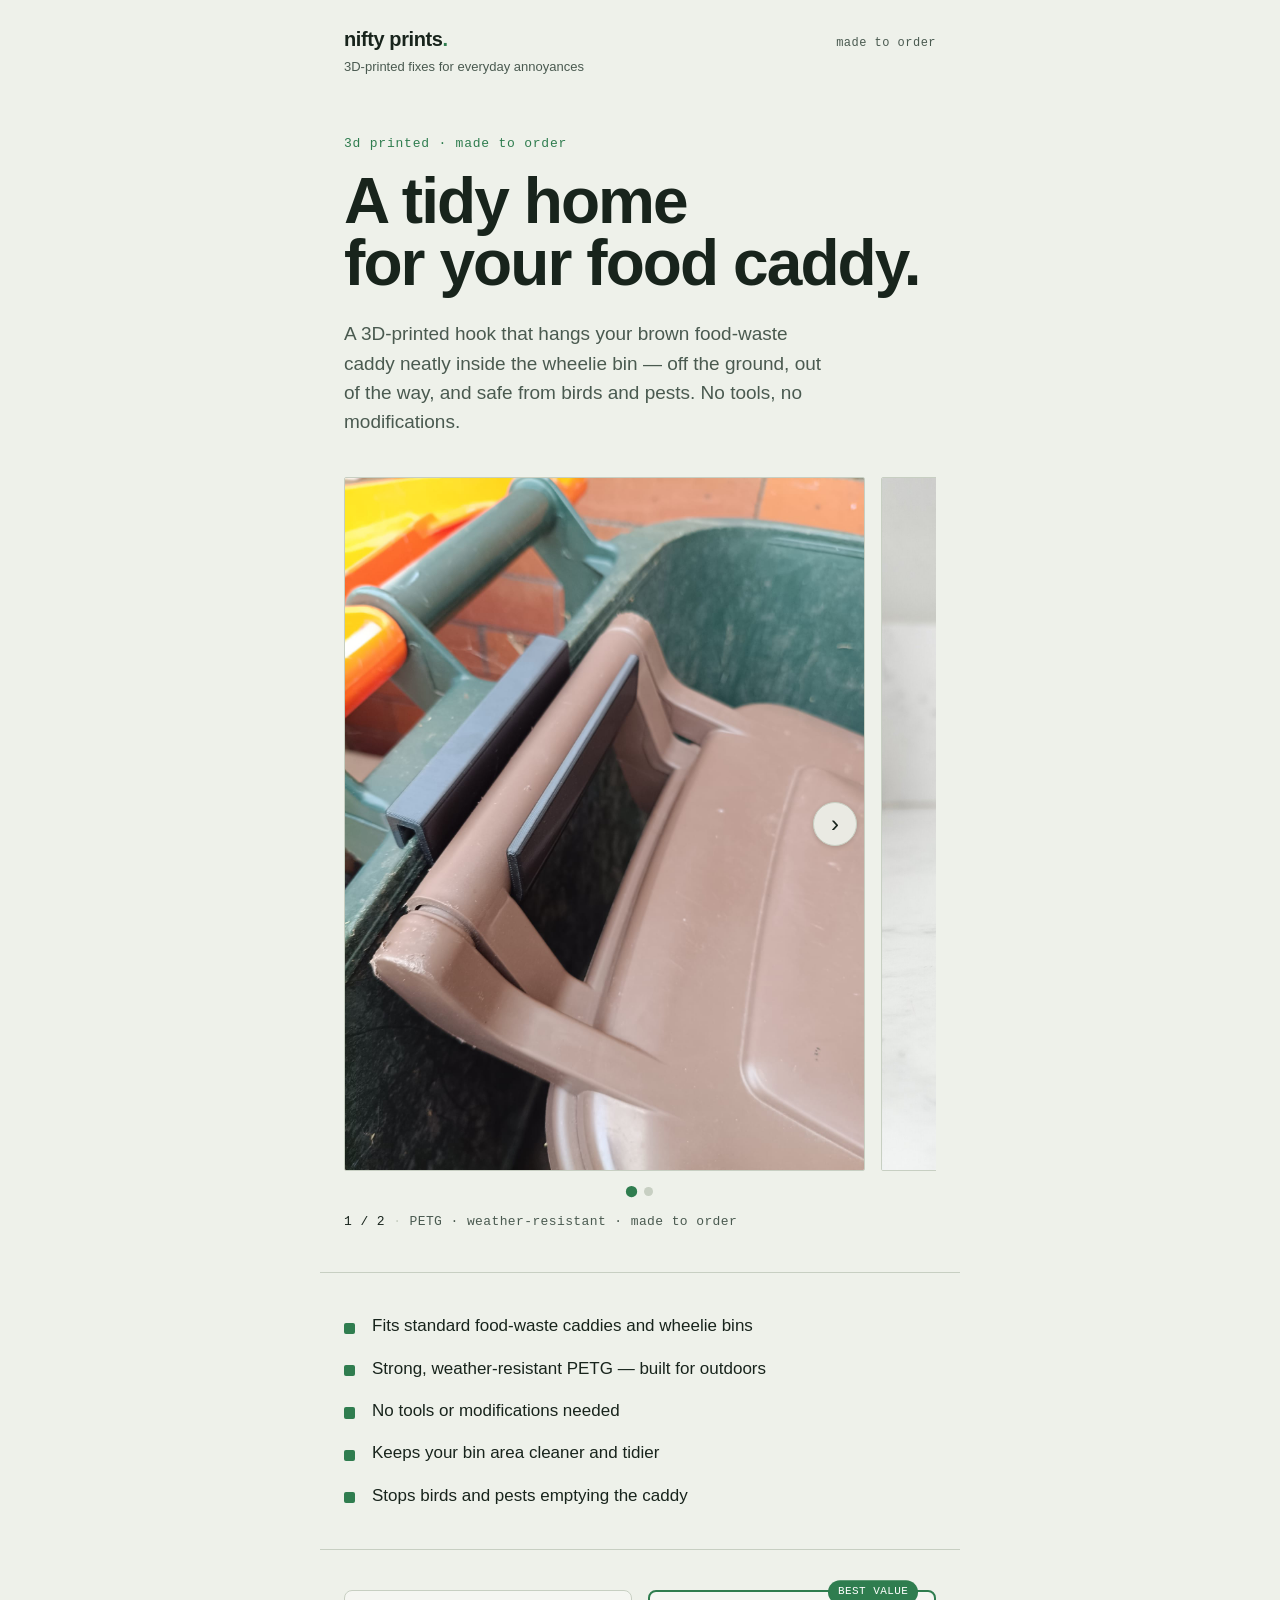
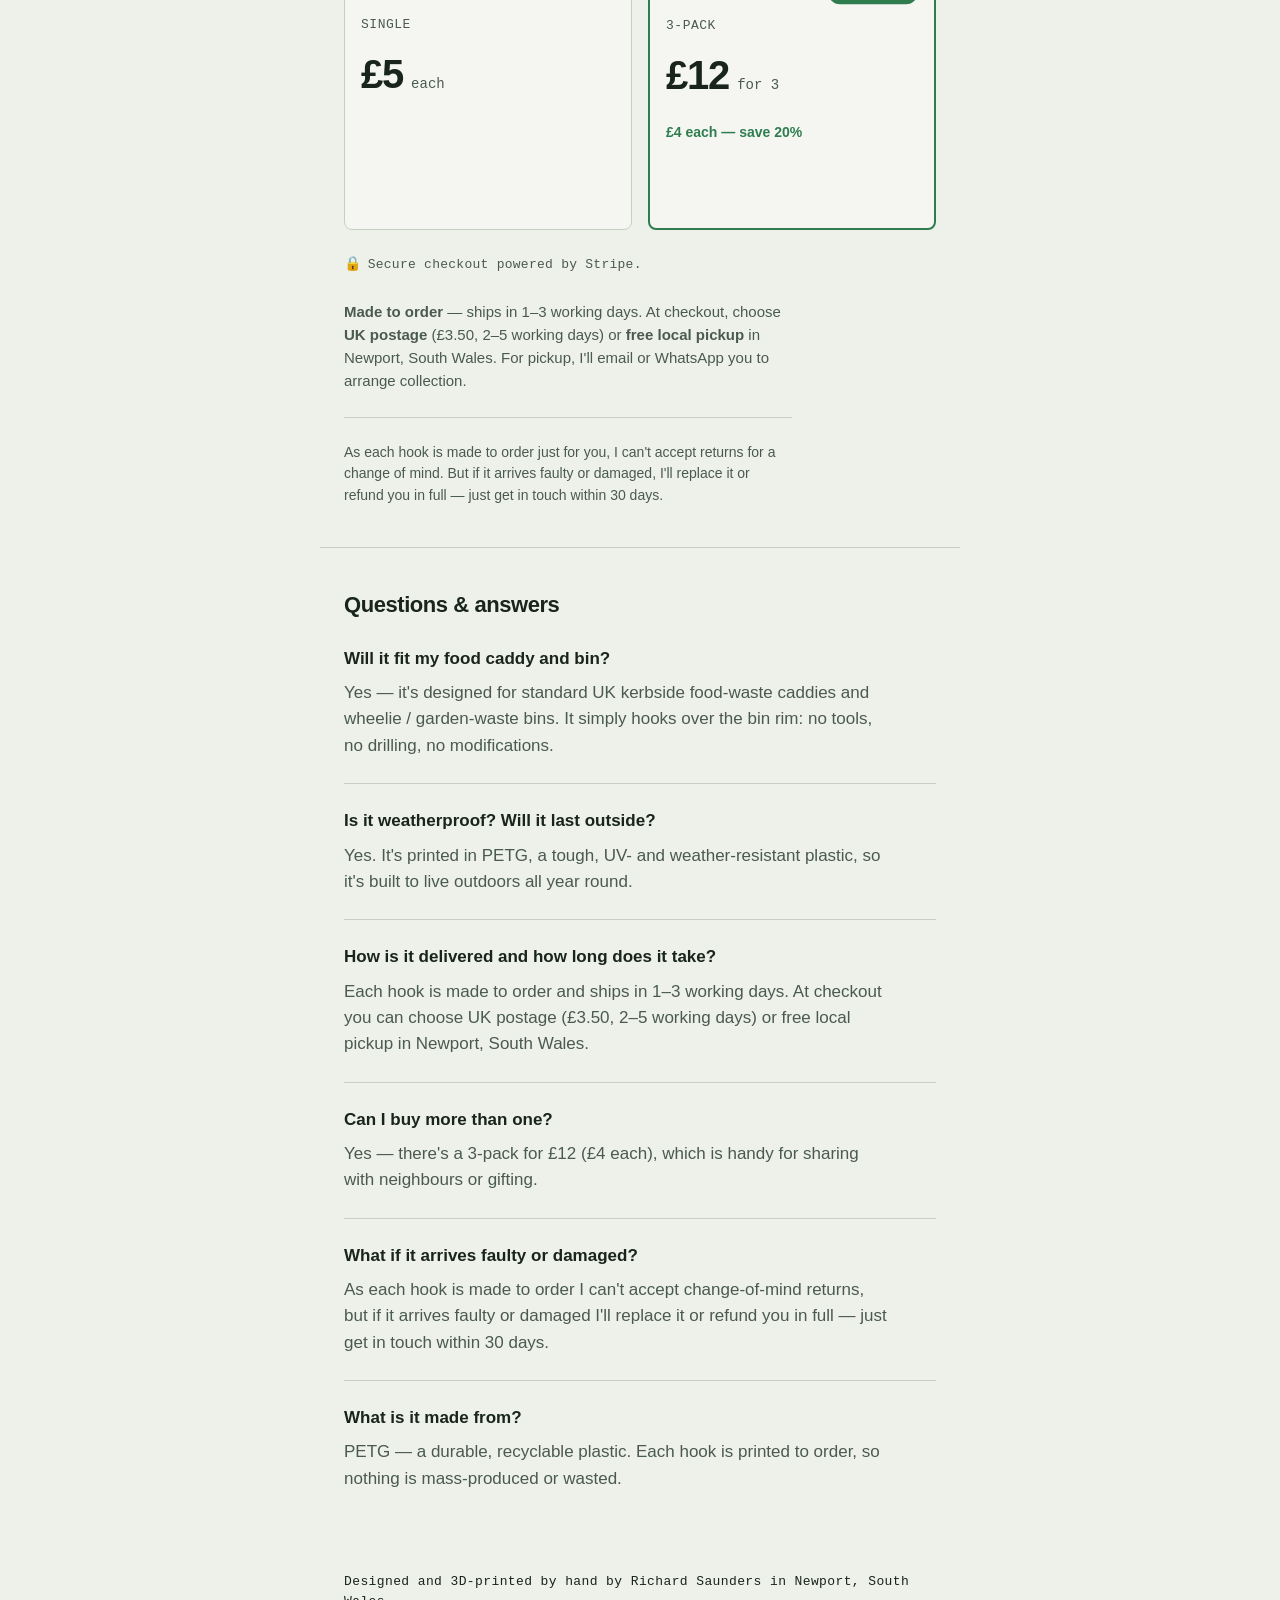
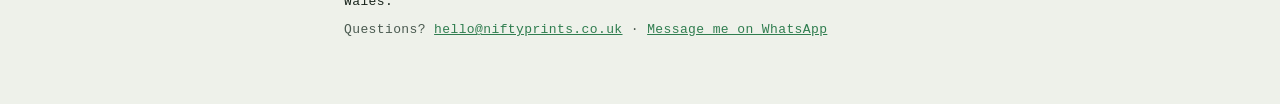
<file: index.html>
<!doctype html>
<html lang="en-GB">
  <head>
    <meta charset="utf-8" />
    <meta name="viewport" content="width=device-width, initial-scale=1" />
    <title>
      The Caddy Hook — hang your food-waste caddy in the wheelie bin | Nifty
      Prints
    </title>
    <meta
      name="description"
      content="A 3D-printed hook that hangs your brown food-waste caddy inside the wheelie bin — off the ground and safe from birds and pests. Weather-resistant PETG, no tools needed. UK postage or free pickup in Newport, South Wales."
    />
    <link rel="canonical" href="https://niftyprints.co.uk/" />

    <!-- Favicons -->
    <link rel="icon" href="/favicon.ico" sizes="any" />
    <link rel="icon" href="/favicon.svg" type="image/svg+xml" />
    <link rel="apple-touch-icon" href="/apple-touch-icon.png" />
    <meta name="theme-color" content="#2F7D4F" />

    <!-- Open Graph (link previews on Facebook, WhatsApp, etc.) -->
    <meta property="og:type" content="website" />
    <meta property="og:site_name" content="Nifty Prints" />
    <meta property="og:locale" content="en_GB" />
    <meta property="og:url" content="https://niftyprints.co.uk/" />
    <meta
      property="og:title"
      content="The Caddy Hook — hang your food-waste caddy in the wheelie bin"
    />
    <meta
      property="og:description"
      content="A 3D-printed hook that hangs your food-waste caddy inside the wheelie bin — off the ground and safe from birds and pests. Weather-resistant PETG. UK postage or free pickup in Newport, South Wales."
    />
    <meta
      property="og:image"
      content="https://niftyprints.co.uk/images/share-card.jpg"
    />
    <meta property="og:image:width" content="1200" />
    <meta property="og:image:height" content="630" />
    <meta
      property="og:image:alt"
      content="The Caddy Hook by Nifty Prints — a tidy home for your food caddy. UK postage or free Newport pickup."
    />

    <!-- Twitter Card -->
    <meta name="twitter:card" content="summary_large_image" />
    <meta
      name="twitter:title"
      content="The Caddy Hook — hang your food-waste caddy in the wheelie bin"
    />
    <meta
      name="twitter:description"
      content="A 3D-printed hook that hangs your food-waste caddy inside the wheelie bin — off the ground and safe from birds and pests. UK postage or free Newport pickup."
    />
    <meta
      name="twitter:image"
      content="https://niftyprints.co.uk/images/share-card.jpg"
    />

    <link rel="stylesheet" href="styles.css" />

    <!-- Structured data for search engines (Product + Offer). -->
    <script type="application/ld+json">
      {
        "@context": "https://schema.org",
        "@type": "Product",
        "name": "The Caddy Hook",
        "description": "A 3D-printed hook that hangs your brown food-waste caddy inside the garden-waste wheelie bin — off the ground, out of the way, and safe from birds and pests. Weather-resistant PETG, no tools or modifications needed.",
        "image": "https://niftyprints.co.uk/images/caddy-hook.jpg",
        "brand": { "@type": "Brand", "name": "Nifty Prints" },
        "material": "PETG",
        "offers": {
          "@type": "Offer",
          "price": "5.00",
          "priceCurrency": "GBP",
          "priceValidUntil": "2027-06-22",
          "availability": "https://schema.org/InStock",
          "itemCondition": "https://schema.org/NewCondition",
          "url": "https://niftyprints.co.uk/",
          "availableDeliveryMethod": [
            "https://schema.org/ParcelService",
            "https://schema.org/OnSitePickup"
          ],
          "areaServed": { "@type": "Country", "name": "United Kingdom" },
          "shippingDetails": {
            "@type": "OfferShippingDetails",
            "shippingRate": {
              "@type": "MonetaryAmount",
              "value": "3.50",
              "currency": "GBP"
            },
            "shippingDestination": {
              "@type": "DefinedRegion",
              "addressCountry": "GB"
            },
            "deliveryTime": {
              "@type": "ShippingDeliveryTime",
              "handlingTime": {
                "@type": "QuantitativeValue",
                "minValue": 1,
                "maxValue": 3,
                "unitCode": "DAY"
              },
              "transitTime": {
                "@type": "QuantitativeValue",
                "minValue": 2,
                "maxValue": 5,
                "unitCode": "DAY"
              }
            }
          },
          "hasMerchantReturnPolicy": {
            "@type": "MerchantReturnPolicy",
            "applicableCountry": "GB",
            "returnPolicyCategory": "https://schema.org/MerchantReturnNotPermitted"
          }
        }
      }
    </script>

    <!-- Organization entity: brand, maker, location, contact. -->
    <script type="application/ld+json">
      {
        "@context": "https://schema.org",
        "@type": "Organization",
        "name": "Nifty Prints",
        "url": "https://niftyprints.co.uk/",
        "email": "hello@niftyprints.co.uk",
        "founder": { "@type": "Person", "name": "Richard Saunders" },
        "areaServed": { "@type": "Country", "name": "United Kingdom" },
        "address": {
          "@type": "PostalAddress",
          "addressLocality": "Newport",
          "addressRegion": "South Wales",
          "addressCountry": "GB"
        }
      }
    </script>

    <!-- FAQ structured data (mirrors the visible FAQ in the page body). -->
    <script type="application/ld+json">
      {
        "@context": "https://schema.org",
        "@type": "FAQPage",
        "mainEntity": [
          {
            "@type": "Question",
            "name": "Will it fit my food caddy and bin?",
            "acceptedAnswer": {
              "@type": "Answer",
              "text": "Yes — it's designed for standard UK kerbside food-waste caddies and wheelie / garden-waste bins. It simply hooks over the bin rim: no tools, no drilling, no modifications."
            }
          },
          {
            "@type": "Question",
            "name": "Is it weatherproof? Will it last outside?",
            "acceptedAnswer": {
              "@type": "Answer",
              "text": "Yes. It's printed in PETG, a tough, UV- and weather-resistant plastic, so it's built to live outdoors all year round."
            }
          },
          {
            "@type": "Question",
            "name": "How is it delivered and how long does it take?",
            "acceptedAnswer": {
              "@type": "Answer",
              "text": "Each hook is made to order and ships in 1–3 working days. At checkout you can choose UK postage (£3.50, 2–5 working days) or free local pickup in Newport, South Wales."
            }
          },
          {
            "@type": "Question",
            "name": "Can I buy more than one?",
            "acceptedAnswer": {
              "@type": "Answer",
              "text": "Yes — there's a 3-pack for £12 (£4 each), which is handy for sharing with neighbours or gifting."
            }
          },
          {
            "@type": "Question",
            "name": "What if it arrives faulty or damaged?",
            "acceptedAnswer": {
              "@type": "Answer",
              "text": "As each hook is made to order I can't accept change-of-mind returns, but if it arrives faulty or damaged I'll replace it or refund you in full — just get in touch within 30 days."
            }
          },
          {
            "@type": "Question",
            "name": "What is it made from?",
            "acceptedAnswer": {
              "@type": "Answer",
              "text": "PETG — a durable, recyclable plastic. Each hook is printed to order, so nothing is mass-produced or wasted."
            }
          }
        ]
      }
    </script>

    <!-- Review / rating structured data — TEMPLATE, intentionally disabled.
         Enable ONLY when you have genuine customer ratings. Move these into the
         Product schema's "offers" sibling (i.e. inside the first ld+json block,
         alongside "offers"), set real values, then add one "review" entry per
         customer. ratingValue must reflect ratings customers actually gave.

    "aggregateRating": {
      "@type": "AggregateRating",
      "ratingValue": "5",
      "reviewCount": "1"
    },
    "review": [
      {
        "@type": "Review",
        "author": { "@type": "Person", "name": "First name" },
        "reviewRating": { "@type": "Rating", "ratingValue": "5", "bestRating": "5" },
        "reviewBody": "Their actual words here."
      }
    ]
    -->

    <!-- Stripe Buy Button script: required for the <stripe-buy-button> element below. -->
    <script async src="https://js.stripe.com/v3/buy-button.js"></script>
  </head>
  <body>
    <header class="site-head">
      <div class="brand">
        <a class="wordmark" href="/"
          >nifty prints<span class="wordmark__dot">.</span></a
        >
        <p class="brand__tagline">3D-printed fixes for everyday annoyances</p>
      </div>
      <p class="tag">made to order</p>
    </header>

    <main>
      <!-- ===== Product card: duplicate this <article> to add more products later ===== -->
      <article class="product">
        <section class="hero">
          <p class="eyebrow">3D printed · made to order</p>
          <h1 class="hero__title">A tidy home<br />for your food caddy.</h1>
          <p class="hero__lede">
            A 3D-printed hook that hangs your brown food-waste caddy neatly
            inside the wheelie bin — off the ground, out of the way, and safe
            from birds and pests. No tools, no modifications.
          </p>

          <figure class="gallery" aria-label="Product photos">
            <div class="gallery__frame">
              <ul class="gallery__track">
                <li class="gallery__slide" id="photo-1">
                  <img
                    class="photo"
                    src="images/caddy-hook-in-use.jpg"
                    alt="The hook holding a brown food-waste caddy hung inside a green wheelie bin"
                    width="1500"
                    height="2000"
                    fetchpriority="high"
                    decoding="async"
                  />
                </li>
                <li class="gallery__slide" id="photo-2">
                  <img
                    class="photo"
                    src="images/caddy-hook.jpg"
                    alt="The Caddy Hook — a curved PETG channel with a square tab that grips the bin rim"
                    width="1500"
                    height="2000"
                    loading="lazy"
                    decoding="async"
                  />
                </li>
              </ul>
              <button
                type="button"
                class="gallery__nav gallery__nav--prev"
                aria-label="Previous photo"
                hidden
              >
                <span aria-hidden="true">‹</span>
              </button>
              <button
                type="button"
                class="gallery__nav gallery__nav--next"
                aria-label="Next photo"
              >
                <span aria-hidden="true">›</span>
              </button>
            </div>
            <div class="gallery__dots" aria-label="Choose photo">
              <a
                class="gallery__dot is-active"
                href="#photo-1"
                aria-label="Photo 1, in use"
              ></a>
              <a
                class="gallery__dot"
                href="#photo-2"
                aria-label="Photo 2, studio shot"
              ></a>
            </div>
            <figcaption class="spec">
              <span class="gallery__count" aria-hidden="true">1 / 2</span>
              PETG · weather-resistant · made to order
            </figcaption>
          </figure>
        </section>

        <section class="features" aria-label="What you get">
          <ul class="features__list">
            <li class="feature">
              Fits standard food-waste caddies and wheelie bins
            </li>
            <li class="feature">
              Strong, weather-resistant PETG — built for outdoors
            </li>
            <li class="feature">No tools or modifications needed</li>
            <li class="feature">Keeps your bin area cleaner and tidier</li>
            <li class="feature">Stops birds and pests emptying the caddy</li>
          </ul>
        </section>

        <section class="buy" aria-label="Buy">
          <div class="tiers">
            <div class="tier">
              <p class="tier__name">Single</p>
              <p class="price">
                <span class="price__amount">£5</span>
                <span class="price__unit">each</span>
              </p>
              <div class="buy__action">
                <stripe-buy-button
                  buy-button-id="buy_btn_1TlS36Bm9drVFLOF5UlvCjtW"
                  publishable-key="pk_live_51TkjgvBm9drVFLOF3KQcNZ3Kb9MvBaBqbZlK41JebzKu0z5zrqTgagpFXErjPgatODrAafPLUkajmtN0Js15qB4h00dPuyDahI"
                >
                </stripe-buy-button>
              </div>
            </div>

            <div class="tier tier--featured">
              <p class="badge">Best value</p>
              <p class="tier__name">3-pack</p>
              <p class="price">
                <span class="price__amount">£12</span>
                <span class="price__unit">for 3</span>
              </p>
              <p class="tier__detail">£4 each — save 20%</p>
              <div class="buy__action">
                <stripe-buy-button
                  buy-button-id="buy_btn_1TlS9iBm9drVFLOFfaXFfU5z"
                  publishable-key="pk_live_51TkjgvBm9drVFLOF3KQcNZ3Kb9MvBaBqbZlK41JebzKu0z5zrqTgagpFXErjPgatODrAafPLUkajmtN0Js15qB4h00dPuyDahI"
                >
                </stripe-buy-button>
              </div>
            </div>
          </div>

          <p class="secure">
            <span class="secure__icon" aria-hidden="true">🔒</span>
            Secure checkout powered by Stripe.
          </p>

          <p class="pickup">
            <strong>Made to order</strong> — ships in 1–3 working days. At
            checkout, choose <strong>UK postage</strong> (£3.50, 2–5 working
            days) or <strong>free local pickup</strong> in Newport, South Wales.
            For pickup, I'll email or WhatsApp you to arrange collection.
          </p>
          <p class="policy">
            As each hook is made to order just for you, I can't accept returns
            for a change of mind. But if it arrives faulty or damaged, I'll
            replace it or refund you in full — just get in touch within 30 days.
          </p>
        </section>
      </article>
      <!-- ===== /Product card ===== -->

      <!-- ===== Customer reviews =====================================
           HIDDEN until there are real reviews to show. To publish:
             1. Uncomment the <section> below.
             2. Duplicate a <figure class="review"> per customer and replace
                the EXAMPLE text with their actual words + first name / area.
             3. Star ratings? Only once customers actually give them — then
                also enable the Review/AggregateRating template in <head>.
                Never publish ratings you didn't receive (Google penalises it).
      ============================================================== -->
      <!--
      <section class="proof" aria-labelledby="proof-title">
        <h2 class="proof__title" id="proof-title">What people say</h2>
        <ul class="proof__list">
          <li>
            <figure class="review">
              <blockquote class="review__quote">
                <p>EXAMPLE — replace with a real customer comment.</p>
              </blockquote>
              <figcaption class="review__by">— First name, Newport</figcaption>
            </figure>
          </li>
          <li>
            <figure class="review">
              <blockquote class="review__quote">
                <p>EXAMPLE — a second comment, to show how they stack.</p>
              </blockquote>
              <figcaption class="review__by">— First name, Caerleon</figcaption>
            </figure>
          </li>
        </ul>
      </section>
      -->

      <!-- ===== Press / "as featured in" ============================
           READY for the local paper piece. When it's published, uncomment
           and set the article URL, publication name and headline.
      ============================================================== -->
      <!--
      <aside class="press" aria-label="Press coverage">
        <p class="press__label">As featured in</p>
        <p class="press__item">
          <a href="ARTICLE_URL">Publication name</a> — “Headline of the piece”
        </p>
      </aside>
      -->

      <section class="faq" aria-labelledby="faq-title">
        <h2 class="faq__title" id="faq-title">Questions &amp; answers</h2>
        <dl class="faq__list">
          <div class="faq__item">
            <dt>Will it fit my food caddy and bin?</dt>
            <dd>
              Yes — it's designed for standard UK kerbside food-waste caddies and
              wheelie / garden-waste bins. It simply hooks over the bin rim: no
              tools, no drilling, no modifications.
            </dd>
          </div>
          <div class="faq__item">
            <dt>Is it weatherproof? Will it last outside?</dt>
            <dd>
              Yes. It's printed in PETG, a tough, UV- and weather-resistant
              plastic, so it's built to live outdoors all year round.
            </dd>
          </div>
          <div class="faq__item">
            <dt>How is it delivered and how long does it take?</dt>
            <dd>
              Each hook is made to order and ships in 1–3 working days. At
              checkout you can choose UK postage (£3.50, 2–5 working days) or
              free local pickup in Newport, South Wales.
            </dd>
          </div>
          <div class="faq__item">
            <dt>Can I buy more than one?</dt>
            <dd>
              Yes — there's a 3-pack for £12 (£4 each), which is handy for
              sharing with neighbours or gifting.
            </dd>
          </div>
          <div class="faq__item">
            <dt>What if it arrives faulty or damaged?</dt>
            <dd>
              As each hook is made to order I can't accept change-of-mind
              returns, but if it arrives faulty or damaged I'll replace it or
              refund you in full — just get in touch within 30 days.
            </dd>
          </div>
          <div class="faq__item">
            <dt>What is it made from?</dt>
            <dd>
              PETG — a durable, recyclable plastic. Each hook is printed to
              order, so nothing is mass-produced or wasted.
            </dd>
          </div>
        </dl>
      </section>
    </main>

    <footer class="site-foot">
      <p class="site-foot__maker">
        Designed and 3D-printed by hand by Richard Saunders in Newport, South
        Wales.
      </p>
      <p class="site-foot__contact">
        Questions?
        <a href="mailto:hello@niftyprints.co.uk">hello@niftyprints.co.uk</a>
        <span aria-hidden="true">·</span>
        <a href="https://wa.me/447739524347">Message me on WhatsApp</a>
      </p>
    </footer>

    <script>
      // Progressive enhancement: swipe/scroll works without JS. This adds the
      // prev/next arrows, keeps the active dot + counter in sync, and lets the
      // dots scroll the gallery.
      (function () {
        var track = document.querySelector(".gallery__track");
        if (!track) return;
        var slides = Array.prototype.slice.call(
          track.querySelectorAll(".gallery__slide"),
        );
        var dots = Array.prototype.slice.call(
          document.querySelectorAll(".gallery__dot"),
        );
        if (!slides.length || !dots.length) return;

        var prevBtn = document.querySelector(".gallery__nav--prev");
        var nextBtn = document.querySelector(".gallery__nav--next");
        var count = document.querySelector(".gallery__count");
        var current = 0;

        function goTo(i) {
          i = Math.max(0, Math.min(slides.length - 1, i));
          slides[i].scrollIntoView({
            behavior: "smooth",
            inline: "start",
            block: "nearest",
          });
        }

        function setActive(idx) {
          current = idx;
          dots.forEach(function (d, di) {
            d.classList.toggle("is-active", di === idx);
          });
          if (count) count.textContent = idx + 1 + " / " + slides.length;
          if (prevBtn) prevBtn.hidden = idx === 0;
          if (nextBtn) nextBtn.hidden = idx === slides.length - 1;
        }

        dots.forEach(function (dot, i) {
          dot.addEventListener("click", function (e) {
            e.preventDefault();
            goTo(i);
          });
        });

        if (prevBtn) {
          prevBtn.addEventListener("click", function () {
            goTo(current - 1);
          });
        }
        if (nextBtn) {
          nextBtn.addEventListener("click", function () {
            goTo(current + 1);
          });
        }

        setActive(0);

        if ("IntersectionObserver" in window) {
          var io = new IntersectionObserver(
            function (entries) {
              entries.forEach(function (entry) {
                if (!entry.isIntersecting) return;
                setActive(slides.indexOf(entry.target));
              });
            },
            { root: track, threshold: 0.6 },
          );
          slides.forEach(function (s) {
            io.observe(s);
          });
        }
      })();
    </script>
  </body>
</html>
</file>
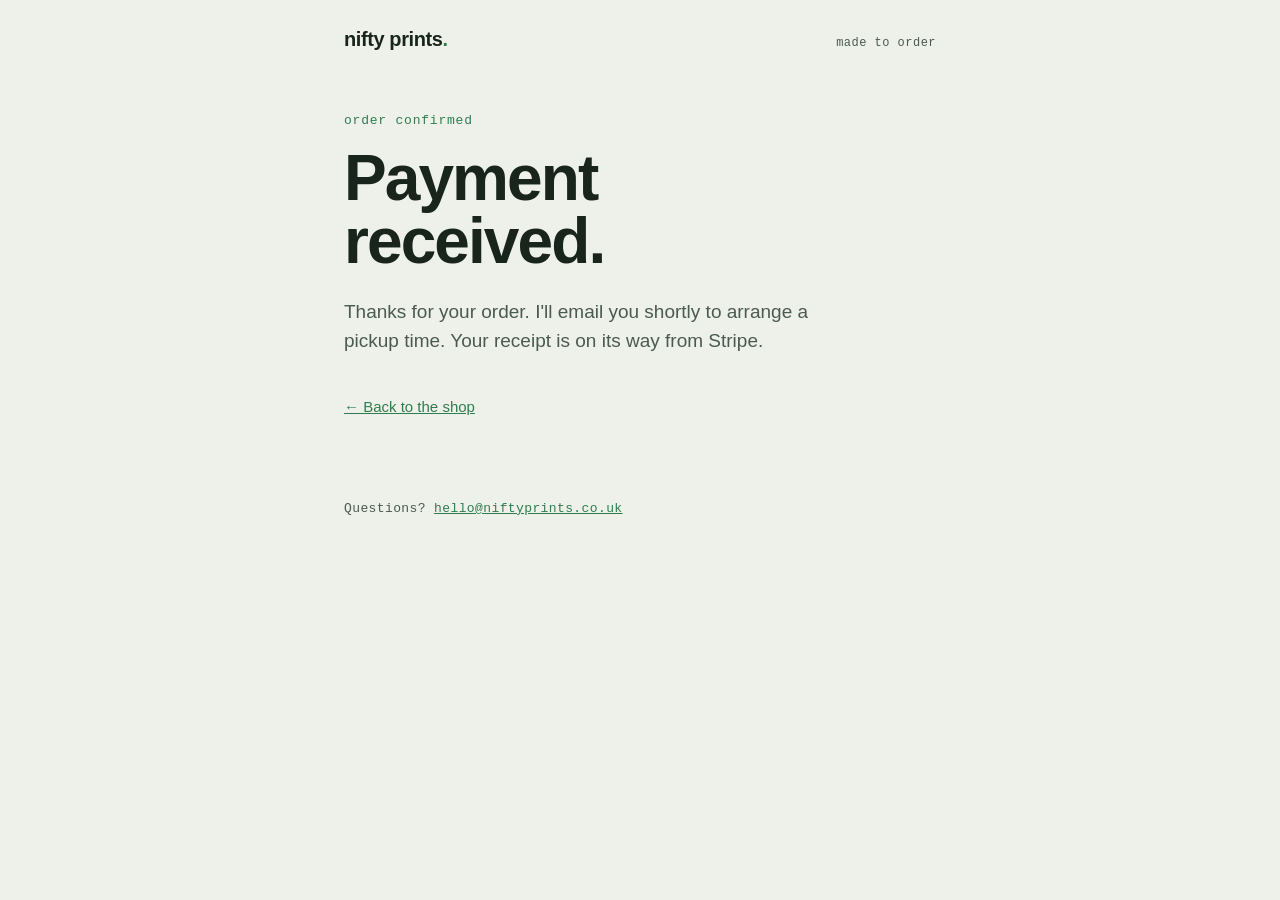
<file: success.html>
<!doctype html>
<html lang="en">
<head>
  <meta charset="utf-8" />
  <meta name="viewport" content="width=device-width, initial-scale=1" />
  <title>Payment received — thank you</title>
  <meta name="robots" content="noindex" />
  <link rel="canonical" href="https://niftyprints.co.uk/success.html" />
  <link rel="stylesheet" href="styles.css" />
</head>
<body>
  <header class="site-head">
    <a class="wordmark" href="/">nifty prints<span class="wordmark__dot">.</span></a>
    <p class="tag">made to order</p>
  </header>

  <main>
    <article class="product">
      <section class="hero">
        <p class="eyebrow">order confirmed</p>
        <h1 class="hero__title">Payment<br />received.</h1>
        <p class="hero__lede">Thanks for your order. I'll email you shortly to arrange a pickup time. Your receipt is on its way from Stripe.</p>
        <p class="pickup"><a href="/">← Back to the shop</a></p>
      </section>
    </article>
  </main>

  <footer class="site-foot">
    <!-- Set up hello@niftyprints.co.uk (e.g. email forwarding at your registrar) once the domain is registered. -->
    <p>Questions? <a href="mailto:hello@niftyprints.co.uk">hello@niftyprints.co.uk</a></p>
  </footer>
</body>
</html>
</file>
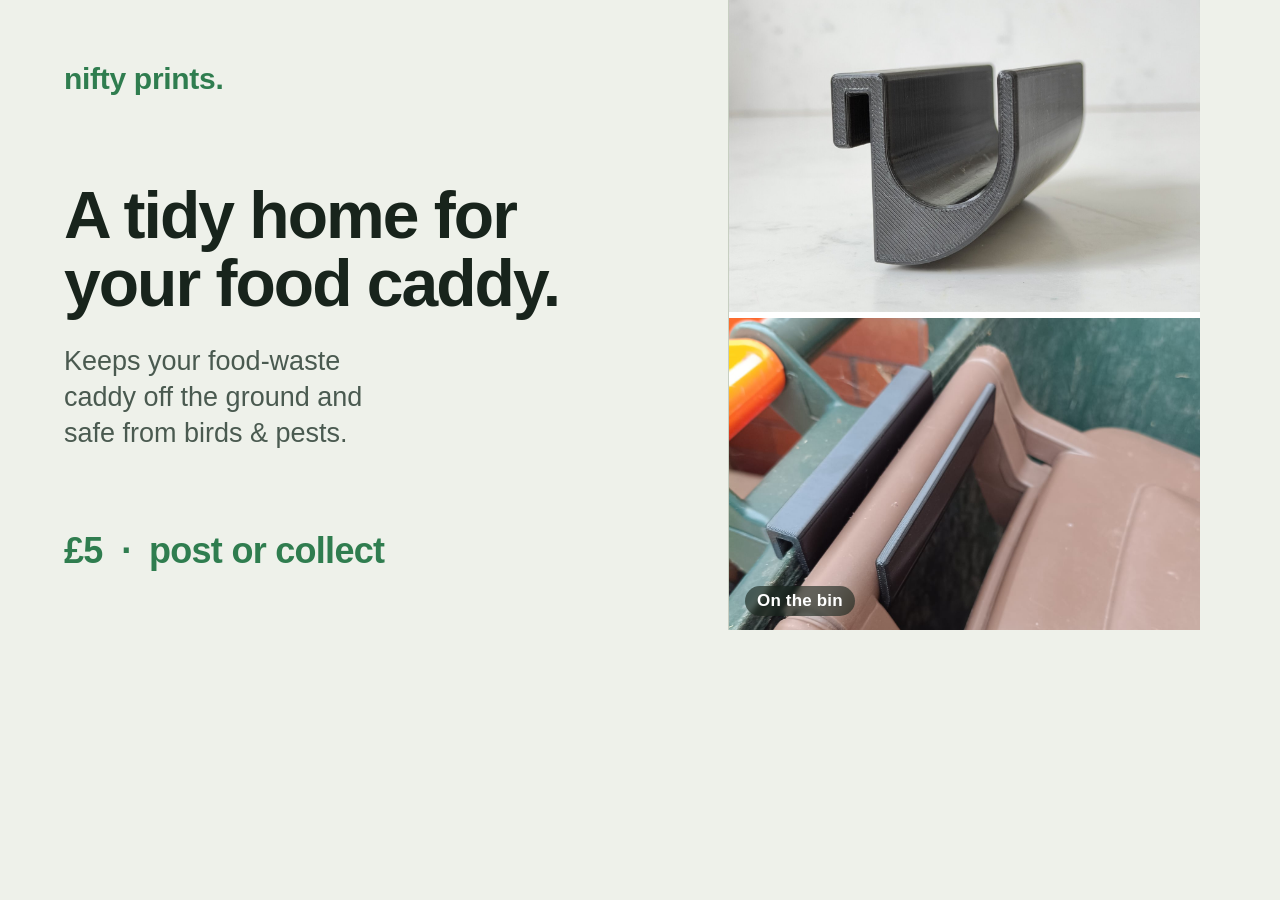
<file: tools/share-card.html>
<!doctype html>
<!--
  SOURCE for images/share-card.jpg  (Open Graph / Twitter social share card)
  Edit the copy / CSS below, then regenerate the 1200x630 JPG:

    cd tools
    CHROME="/Applications/Google Chrome.app/Contents/MacOS/Google Chrome"
    "$CHROME" --headless=new --disable-gpu --hide-scrollbars \
      --force-device-scale-factor=2 \
      --screenshot=card@2x.png --window-size=1200,630 \
      "file://$PWD/share-card.html"
    magick card@2x.png -resize 1200x630 -strip -interlace JPEG -quality 86 \
      ../images/share-card.jpg
    rm card@2x.png

  Rendered at 2x then downscaled so the text stays crisp.
  Images are referenced relative to this file (../images/…), so the card
  always reflects the current product photos.
-->
<html lang="en-GB">
<head>
<meta charset="utf-8" />
<style>
  :root{
    --ground:#EEF1EA; --text:#18241C; --text-soft:#4A5A50;
    --accent:#2F7D4F; --line:#C7CFC2;
    --sans:-apple-system,BlinkMacSystemFont,"Segoe UI",Roboto,Helvetica,Arial,sans-serif;
  }
  *{margin:0;padding:0;box-sizing:border-box;}
  html,body{width:1200px;height:630px;}
  body{
    display:flex; font-family:var(--sans); background:var(--ground);
    color:var(--text); overflow:hidden;
  }
  .left{
    flex:1 1 0; display:flex; flex-direction:column; justify-content:space-between;
    padding:62px 56px 58px 64px;
  }
  .brand{ color:var(--accent); font-size:30px; font-weight:600; letter-spacing:-0.01em; }
  .mid{ margin-top:8px; }
  h1{
    font-size:66px; line-height:1.02; font-weight:800; letter-spacing:-0.03em;
    max-width:14ch;
  }
  .sub{
    margin-top:26px; font-size:27px; line-height:1.34; color:var(--text-soft);
    max-width:22ch; font-weight:400;
  }
  .price{ color:var(--accent); font-size:36px; font-weight:800; letter-spacing:-0.02em; }
  .right{
    width:472px; display:flex; flex-direction:column; gap:6px;
    background:#fff; border-left:1px solid var(--line);
  }
  .right figure{ flex:1 1 0; overflow:hidden; position:relative; }
  .right img{ width:100%; height:100%; object-fit:cover; display:block; }
  .right .studio img{ object-position:50% 58%; }
  .right .insitu img{ object-position:42% 30%; }
  .tag{
    position:absolute; left:16px; bottom:14px;
    font-family:var(--sans); font-size:17px; font-weight:600; color:#fff;
    background:rgba(24,36,28,.62); padding:5px 12px; border-radius:999px;
    letter-spacing:.01em; backdrop-filter:blur(2px);
  }
</style>
</head>
<body>
  <div class="left">
    <div class="brand">nifty prints.</div>
    <div class="mid">
      <h1>A tidy home for your food caddy.</h1>
      <p class="sub">Keeps your food-waste caddy off the ground and safe from birds &amp; pests.</p>
    </div>
    <div class="price">£5&nbsp;&nbsp;·&nbsp;&nbsp;post or collect</div>
  </div>
  <div class="right">
    <figure class="studio"><img src="../images/caddy-hook.jpg" alt="" /></figure>
    <figure class="insitu"><img src="../images/caddy-hook-in-use.jpg" alt="" /><span class="tag">On the bin</span></figure>
  </div>
</body>
</html>
</file>
<file: styles.css>
/* ============================================================
   Food-waste caddy holder — landing page
   Design system: recycled-paper green ground, forest ink text,
   recycling-green accent, clay secondary. System sans for display,
   system mono for technical/spec labels. Layer-line motif as the
   structural device (echoes 3D-print layers).
   ============================================================ */

:root {
  /* Palette */
  --ground: #EEF1EA;
  --text: #18241C;
  --text-soft: #4A5A50;
  --accent: #2F7D4F;
  --accent-2: #C9722E;
  --line: #C7CFC2;

  /* Type */
  --sans: -apple-system, BlinkMacSystemFont, "Segoe UI", Roboto, Helvetica, Arial, sans-serif;
  --mono: ui-monospace, "SF Mono", SFMono-Regular, Menlo, Consolas, "Liberation Mono", monospace;

  /* Spacing scale */
  --s1: 0.5rem;
  --s2: 1rem;
  --s3: 1.5rem;
  --s4: 2.5rem;
  --s5: 4rem;

  --maxw: 40rem;
}

* { box-sizing: border-box; }

html { -webkit-text-size-adjust: 100%; }

body {
  margin: 0;
  background: var(--ground);
  color: var(--text);
  font-family: var(--sans);
  font-size: 1.0625rem;
  line-height: 1.55;
  -webkit-font-smoothing: antialiased;
  text-rendering: optimizeLegibility;
}

a { color: var(--accent); }

/* Layer-line motif: a thin repeating hairline pattern used on dividers. */
.site-head,
.features,
.buy,
.site-foot {
  position: relative;
}

.site-head,
.features,
.buy {
  border-top: 1px solid var(--line);
}

/* --- Header ------------------------------------------------ */
.site-head {
  border-top: none;
  display: flex;
  align-items: baseline;
  justify-content: space-between;
  gap: var(--s2);
  max-width: var(--maxw);
  margin: 0 auto;
  padding: var(--s3) var(--s3) var(--s2);
}

.brand {
  display: flex;
  flex-direction: column;
  gap: 0.15rem;
}

.wordmark {
  font-weight: 800;
  font-size: 1.25rem;
  letter-spacing: -0.02em;
  color: var(--text);
  text-decoration: none;
}

.wordmark__dot { color: var(--accent); }

.brand__tagline {
  margin: 0;
  font-size: 0.8125rem;
  color: var(--text-soft);
  letter-spacing: 0;
}

.tag {
  margin: 0;
  font-family: var(--mono);
  font-size: 0.75rem;
  letter-spacing: 0.04em;
  color: var(--text-soft);
}

/* --- Layout shell ------------------------------------------ */
main { display: block; }

.product {
  max-width: var(--maxw);
  margin: 0 auto;
}

.hero,
.features,
.proof,
.buy {
  padding: var(--s4) var(--s3);
}

/* --- Hero -------------------------------------------------- */
.eyebrow {
  margin: 0 0 var(--s2);
  font-family: var(--mono);
  font-size: 0.8125rem;
  letter-spacing: 0.06em;
  text-transform: lowercase;
  color: var(--accent);
}

.hero__title {
  margin: 0 0 var(--s3);
  font-size: clamp(2.5rem, 9vw, 4rem);
  line-height: 0.98;
  font-weight: 800;
  letter-spacing: -0.03em;
}

.hero__lede {
  margin: 0 0 var(--s4);
  font-size: 1.1875rem;
  color: var(--text-soft);
  max-width: 30rem;
}

/* --- Product photo ----------------------------------------- */
.photo,
img.photo {
  display: block;
  width: 100%;
  height: auto;
  border: 1px solid var(--line);
  border-radius: 2px;
}

.spec {
  margin: var(--s2) 0 0;
  font-family: var(--mono);
  font-size: 0.8125rem;
  letter-spacing: 0.03em;
  color: var(--text-soft);
}

/* --- Photo gallery (CSS scroll-snap; swipeable, no JS required) --- */
.gallery {
  margin: 0;
}

/* Positioning context for the overlaid prev/next arrows. */
.gallery__frame {
  position: relative;
}

.gallery__track {
  list-style: none;
  margin: 0;
  padding: 0;
  display: flex;
  gap: var(--s2);
  overflow-x: auto;
  scroll-snap-type: x mandatory;
  scroll-behavior: smooth;
  -webkit-overflow-scrolling: touch;
  scrollbar-width: none; /* Firefox */
  overscroll-behavior-x: contain;
}

.gallery__track::-webkit-scrollbar {
  display: none; /* Safari/Chrome */
}

/* Slides are < 100% wide so the next photo peeks in at the edge — the
   clearest signal that the gallery scrolls. */
.gallery__slide {
  flex: 0 0 88%;
  scroll-snap-align: start;
}

.gallery__slide:last-child {
  /* Lets the final slide snap flush to the right edge with no trailing gap. */
  margin-right: 12%;
}

.gallery__slide .photo {
  aspect-ratio: 3 / 4;
  height: auto;
  object-fit: cover;
}

/* --- Prev/next arrows (shown only when JS enhances the gallery) --- */
.gallery__nav {
  position: absolute;
  top: 50%;
  transform: translateY(-50%);
  z-index: 2;
  display: grid;
  place-items: center;
  width: 2.75rem;
  height: 2.75rem;
  padding: 0;
  border: 1px solid var(--line);
  border-radius: 50%;
  background: rgba(238, 241, 234, 0.9);
  color: var(--text);
  font-size: 1.5rem;
  line-height: 1;
  cursor: pointer;
  -webkit-backdrop-filter: blur(2px);
  backdrop-filter: blur(2px);
  box-shadow: 0 1px 4px rgba(24, 36, 28, 0.15);
  transition:
    background 0.2s ease,
    opacity 0.2s ease;
}

.gallery__nav:hover {
  background: var(--ground);
}

.gallery__nav--prev {
  left: var(--s2);
}

.gallery__nav--next {
  /* Sit over the active photo's edge, clear of the peeking next slide. */
  right: calc(12% + var(--s1));
}

.gallery__nav[hidden] {
  display: none;
}

.gallery__count {
  font-variant-numeric: tabular-nums;
  color: var(--text);
}

.gallery__count::after {
  content: " · ";
  color: var(--line);
}

.gallery__dots {
  display: flex;
  justify-content: center;
  gap: var(--s1);
  margin-top: var(--s2);
}

.gallery__dot {
  width: 0.55rem;
  height: 0.55rem;
  border-radius: 50%;
  background: var(--line);
  transition:
    background 0.2s ease,
    transform 0.2s ease;
}

.gallery__dot.is-active {
  background: var(--accent);
  transform: scale(1.25);
}

/* --- Features ---------------------------------------------- */
.features__list {
  list-style: none;
  margin: 0;
  padding: 0;
  display: flex;
  flex-direction: column;
  gap: var(--s2);
}

.feature {
  position: relative;
  padding-left: 1.75rem;
  font-size: 1.0625rem;
}

.feature::before {
  content: "";
  position: absolute;
  left: 0;
  top: 0.55em;
  width: 0.7rem;
  height: 0.7rem;
  background: var(--accent);
  border-radius: 2px;
}

/* --- Buy --------------------------------------------------- */
.tiers {
  display: grid;
  grid-template-columns: repeat(2, 1fr);
  gap: var(--s2);
  margin: 0 0 var(--s3);
}

@media (max-width: 32rem) {
  .tiers { grid-template-columns: 1fr; }
}

.tier {
  position: relative;
  display: flex;
  flex-direction: column;
  padding: var(--s3) var(--s2) var(--s2);
  border: 1px solid var(--line);
  border-radius: 0.5rem;
  background: rgba(255, 255, 255, 0.4);
}

.tier--featured {
  border-color: var(--accent);
  border-width: 2px;
}

.badge {
  position: absolute;
  top: 0;
  right: var(--s2);
  transform: translateY(-50%);
  margin: 0;
  padding: 0.2rem 0.6rem;
  font-family: var(--mono);
  font-size: 0.6875rem;
  letter-spacing: 0.04em;
  text-transform: uppercase;
  color: #fff;
  background: var(--accent);
  border-radius: 999px;
}

.tier__name {
  margin: 0 0 var(--s1);
  font-family: var(--mono);
  font-size: 0.8125rem;
  letter-spacing: 0.04em;
  text-transform: uppercase;
  color: var(--text-soft);
}

.tier__detail {
  margin: 0 0 var(--s3);
  font-size: 0.875rem;
  color: var(--accent);
  font-weight: 600;
}

/* Inside a tier the price sits tighter to the label; the action is pinned
   to the bottom so both cards' buttons line up. */
.tier .price { margin-bottom: var(--s2); }
.tier .buy__action { margin-top: auto; margin-bottom: 0; }

.price {
  margin: 0 0 var(--s3);
  display: flex;
  align-items: baseline;
  gap: var(--s1);
}

.price__amount {
  font-size: 2.5rem;
  font-weight: 800;
  letter-spacing: -0.03em;
}

.price__unit {
  font-family: var(--mono);
  font-size: 0.875rem;
  color: var(--text-soft);
}

.buy__action {
  margin-bottom: var(--s3);
  min-height: 2.75rem;
}

.secure {
  display: flex;
  align-items: center;
  gap: 0.4rem;
  margin: 0 0 var(--s3);
  font-family: var(--mono);
  font-size: 0.8125rem;
  letter-spacing: 0.02em;
  color: var(--text-soft);
}

.secure__icon { font-size: 0.875rem; }

.pickup {
  margin: 0;
  font-size: 0.9375rem;
  color: var(--text-soft);
  max-width: 28rem;
}

.policy {
  margin: var(--s3) 0 0;
  padding-top: var(--s3);
  border-top: 1px solid var(--line);
  font-size: 0.875rem;
  color: var(--text-soft);
  max-width: 28rem;
}

/* --- Reviews / proof --------------------------------------- */
.proof {
  max-width: var(--maxw);
  margin: 0 auto;
  padding: var(--s4) var(--s3);
  border-top: 1px solid var(--line);
}

.proof__title {
  margin: 0 0 var(--s3);
  font-size: 1.375rem;
  font-weight: 800;
  letter-spacing: -0.02em;
}

.proof__list {
  list-style: none;
  margin: 0;
  padding: 0;
  display: grid;
  gap: var(--s3);
}

.review {
  margin: 0;
  padding-left: var(--s2);
  border-left: 3px solid var(--accent);
}

.review__quote {
  margin: 0 0 var(--s1);
  font-size: 1.0625rem;
}
.review__quote p { margin: 0; }

.review__by {
  font-family: var(--mono);
  font-size: 0.8125rem;
  color: var(--text-soft);
}

/* --- Press / "as featured in" ------------------------------ */
.press {
  max-width: var(--maxw);
  margin: 0 auto;
  padding: var(--s3);
  border-top: 1px solid var(--line);
}

.press__label {
  margin: 0 0 0.25rem;
  font-family: var(--mono);
  font-size: 0.75rem;
  letter-spacing: 0.06em;
  text-transform: uppercase;
  color: var(--text-soft);
}

.press__item {
  margin: 0;
  font-size: 0.9375rem;
}

/* --- FAQ --------------------------------------------------- */
.faq {
  max-width: var(--maxw);
  margin: 0 auto;
  padding: var(--s4) var(--s3);
  border-top: 1px solid var(--line);
}

.faq__title {
  margin: 0 0 var(--s3);
  font-size: 1.375rem;
  font-weight: 800;
  letter-spacing: -0.02em;
}

.faq__list { margin: 0; }

.faq__item {
  padding: var(--s3) 0;
  border-top: 1px solid var(--line);
}
.faq__item:first-child {
  padding-top: 0;
  border-top: none;
}
.faq__item:last-child { padding-bottom: 0; }

.faq__item dt {
  margin: 0 0 var(--s1);
  font-weight: 700;
  color: var(--text);
}

.faq__item dd {
  margin: 0;
  color: var(--text-soft);
  max-width: 34rem;
}

/* --- Footer ------------------------------------------------ */
.site-foot {
  max-width: var(--maxw);
  margin: 0 auto;
  padding: var(--s4) var(--s3) var(--s5);
  font-family: var(--mono);
  font-size: 0.8125rem;
  letter-spacing: 0.03em;
  color: var(--text-soft);
}

.site-foot p { margin: 0; }
.site-foot p.site-foot__maker { margin-bottom: var(--s1); color: var(--text); }
.site-foot__contact a { white-space: nowrap; }

/* --- Focus / accessibility --------------------------------- */
a:focus-visible,
stripe-buy-button:focus-visible {
  outline: 2px solid var(--accent);
  outline-offset: 3px;
  border-radius: 2px;
}

/* --- Motion ------------------------------------------------ */
.product {
  animation: rise 0.6s ease-out both;
}

@keyframes rise {
  from { opacity: 0; transform: translateY(0.75rem); }
  to   { opacity: 1; transform: translateY(0); }
}

@media (prefers-reduced-motion: reduce) {
  .product { animation: none; }
}
</file>
